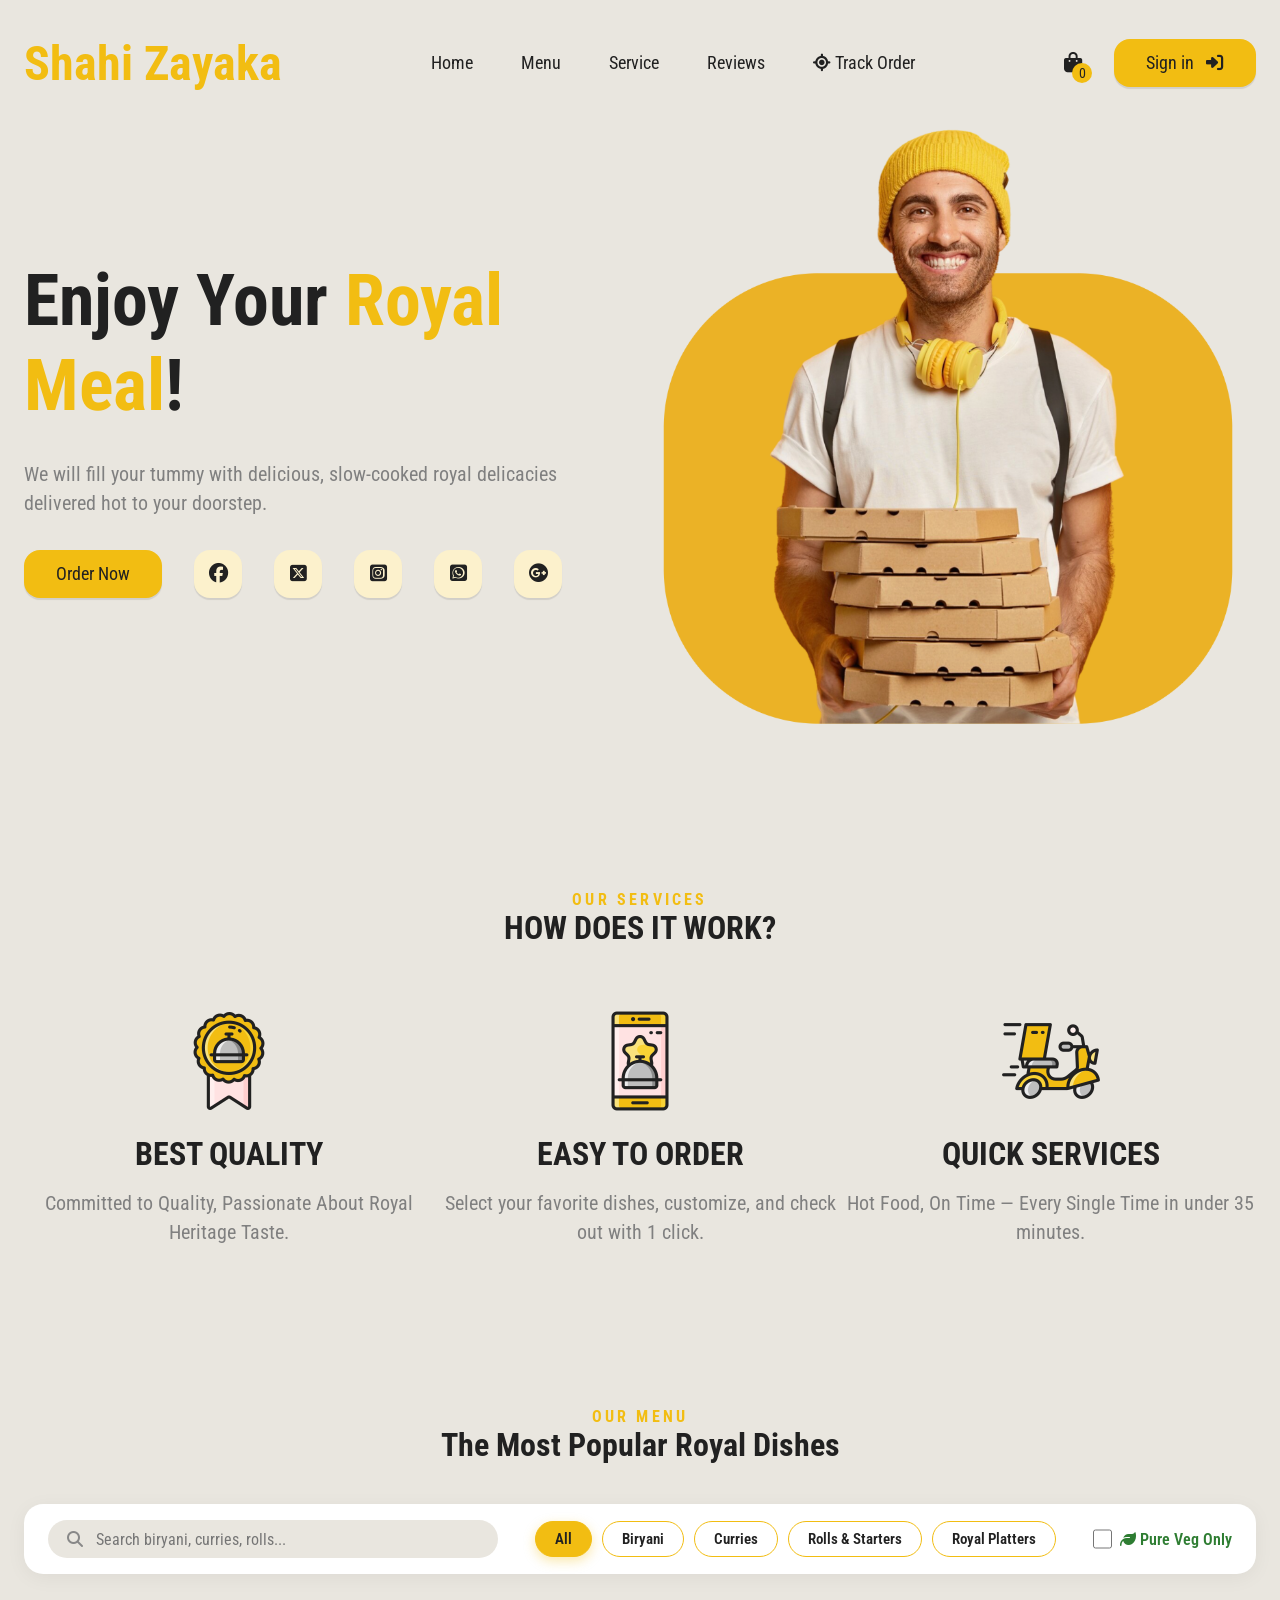
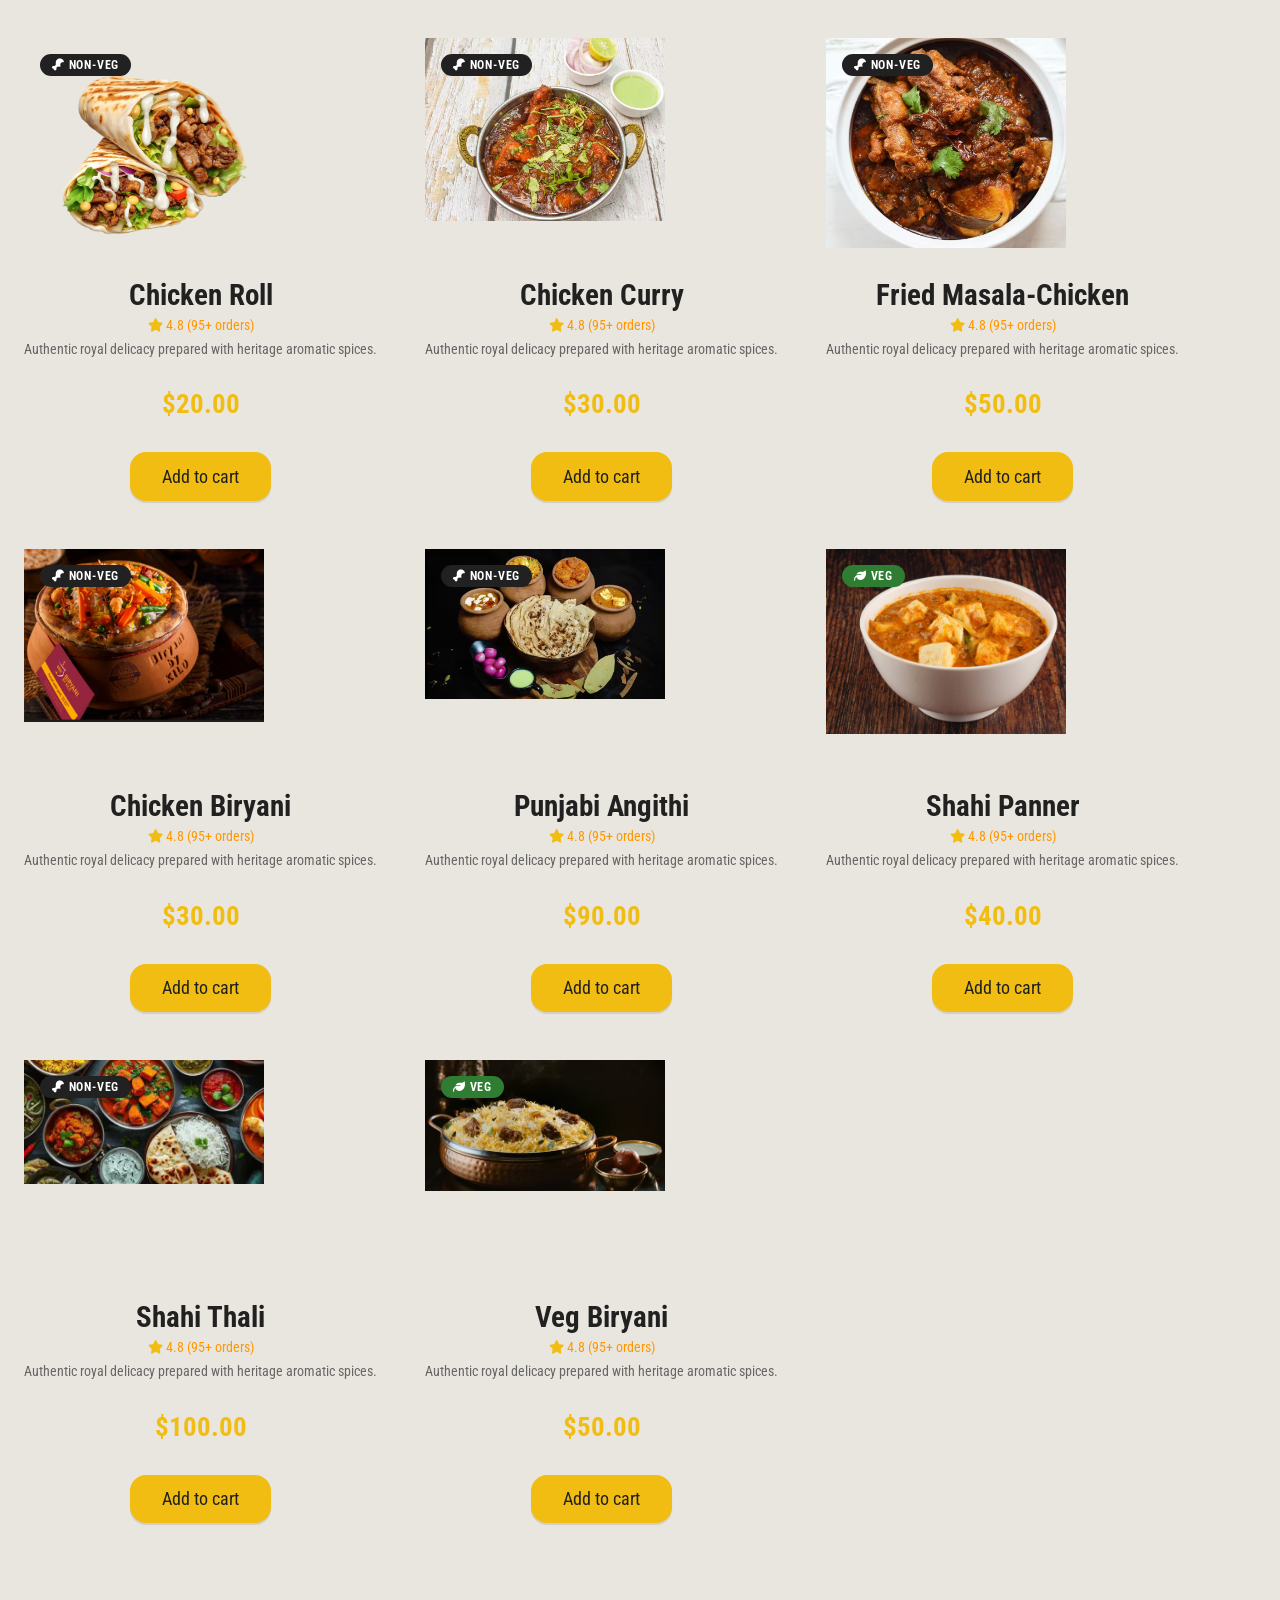
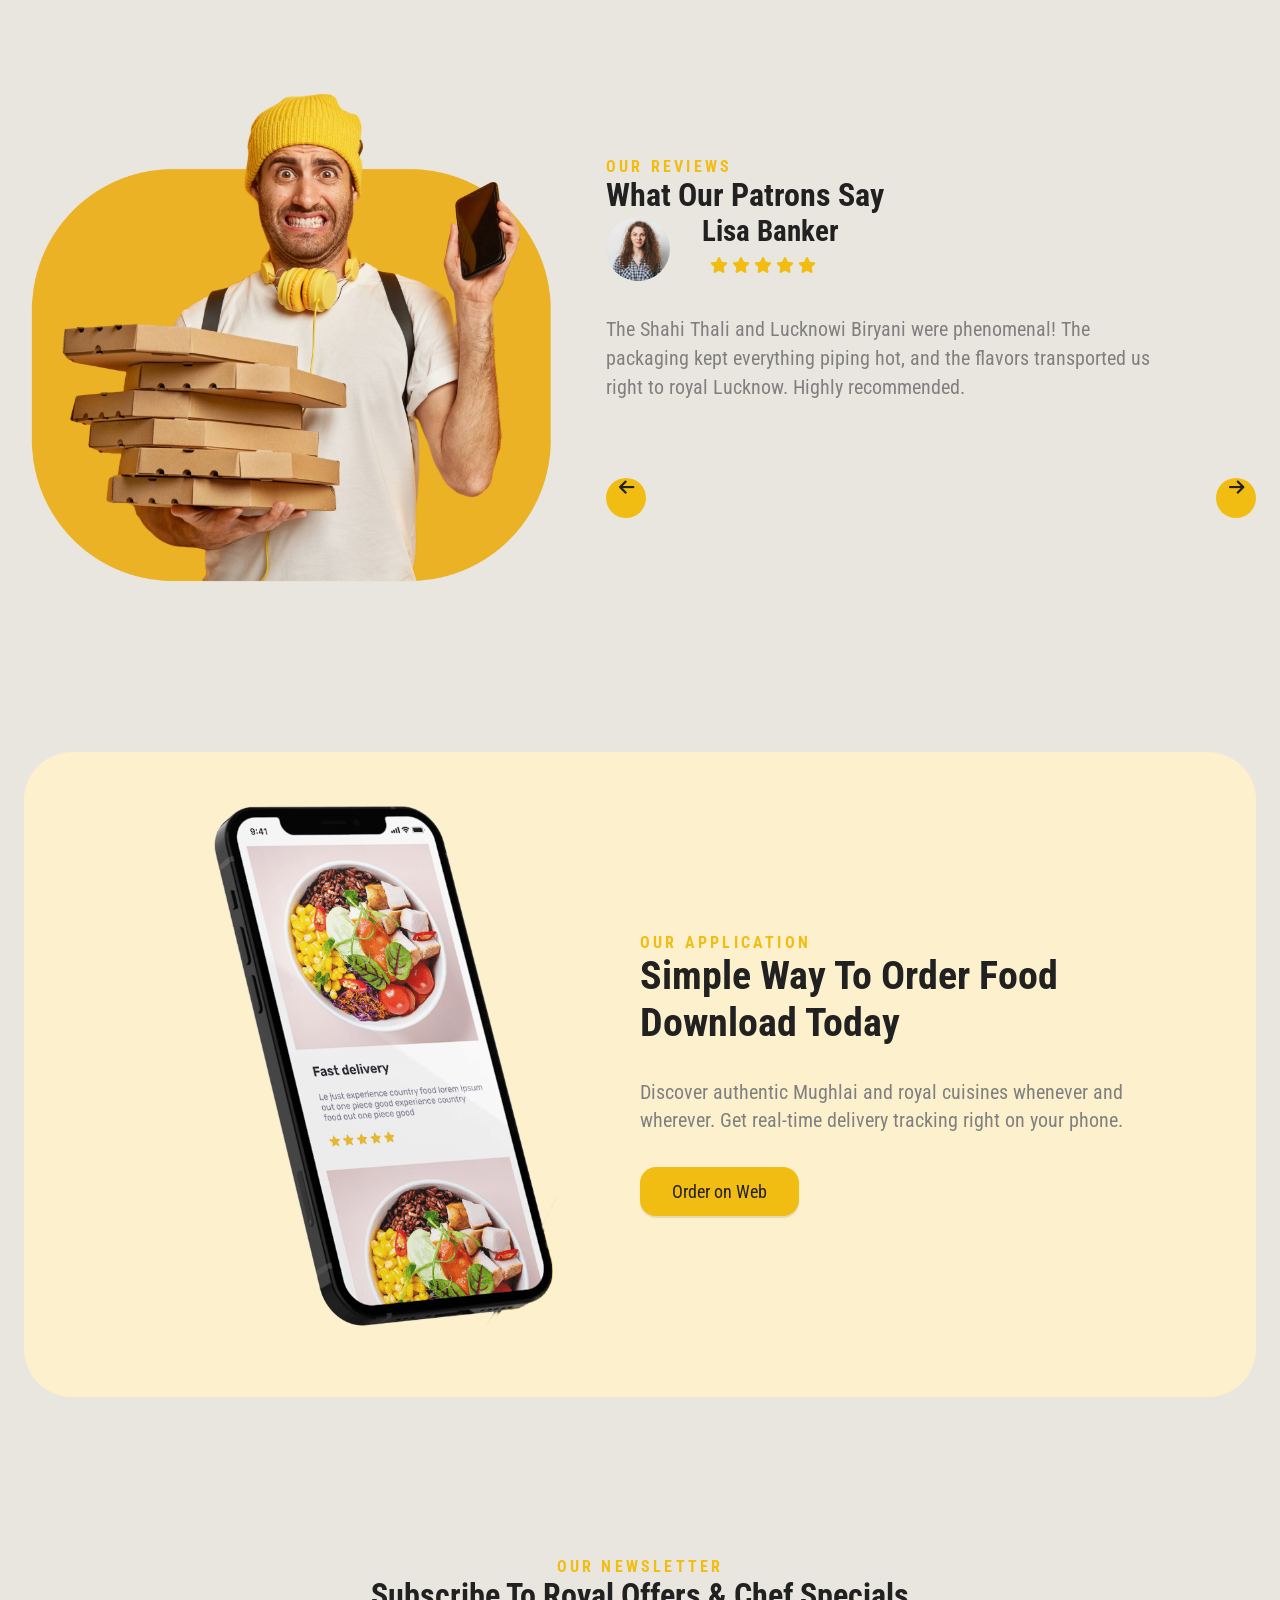
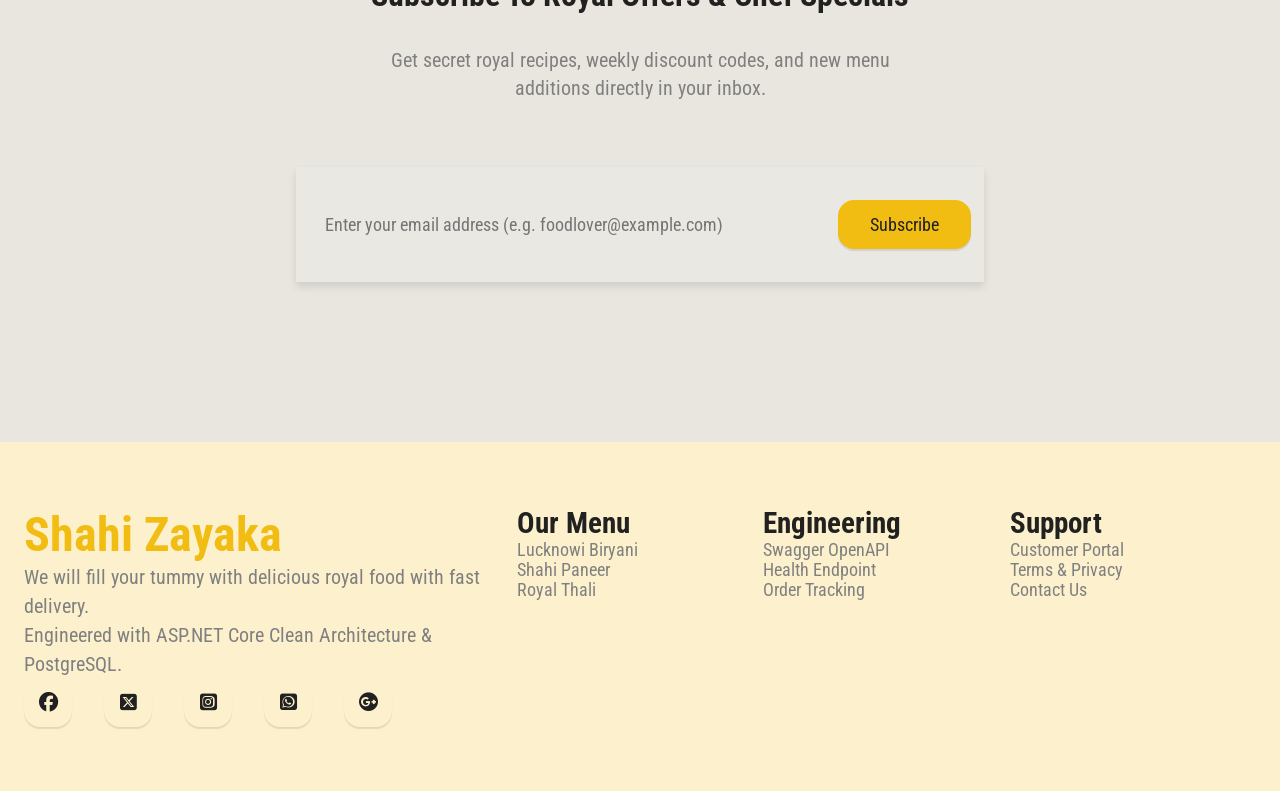
<file: index.html>
<!DOCTYPE html>
<html lang="en">
<head>
    <meta charset="UTF-8">
    <meta name="viewport" content="width=device-width, initial-scale=1.0">
    <title>Shahi Zayka - Royal Culinary Feast & Cloud Kitchen</title>
    <link rel="stylesheet" href="https://cdnjs.cloudflare.com/ajax/libs/font-awesome/6.5.1/css/all.min.css" />
    <link rel="stylesheet" href="https://cdn.jsdelivr.net/npm/swiper@11/swiper-bundle.min.css" />
    <link rel="stylesheet" href="style.css">
    <script defer src="app.js"></script>
</head>
<body>
    <!-- HEADER -->
    <header>
        <nav class="navbar flex between wrapper">
            <a href="#" class="logo">Shahi Zayaka</a>

            <!-- DESKTOP-MENU -->
            <ul class="navlist flex gap-3">
                <li><a href="#">Home</a></li>
                <li><a href="#menu-section">Menu</a></li>
                <li><a href="#service-section">Service</a></li>
                <li><a href="#reviews-section">Reviews</a></li>
                <li><a href="#" id="nav-track-order"><i class="fa-solid fa-location-crosshairs"></i> Track Order</a></li>
            </ul>

            <!-- MOBILE-MENU -->
            <ul class="mobile-menu">
                <li><a href="#">Home</a></li>
                <li><a href="#menu-section">Menu</a></li>
                <li><a href="#service-section">Service</a></li>
                <li><a href="#reviews-section">Reviews</a></li>
                <li><a href="#" onclick="openOrderTrackerModal()"><i class="fa-solid fa-location-crosshairs"></i> Track Order</a></li>
                <li id="mobile-auth-container">
                    <a href="#" class="btn">Sign in &nbsp; <i class="fa-solid fa-right-to-bracket"></i></a>
                </li>
            </ul>

            <div class="Desktop-Action flex gap-2">
                <a href="#" class="cart-icon">
                    <i class="fa-solid fa-bag-shopping"></i>
                    <span class="cart-value">0</span>
                </a>
                <div id="nav-auth-container">
                    <a href="#" class="btn" id="open-auth-btn">
                        Sign in &nbsp; <i class="fa-solid fa-right-to-bracket"></i>
                    </a>
                </div>
                <a href="#" class="hamburger">
                    <i class="fa-solid fa-bars"></i>
                </a>
            </div>
        </nav>
    </header>

    <!-- MAIN CONTENT -->
    <main>
        <!-- HERO SECTION -->
        <section>
            <div class="hero-section flex wrapper gap-4">
                <div class="content">
                    <h1>Enjoy Your <span>Royal Meal</span>!</h1>
                    <p class="para">
                        We will fill your tummy with delicious, slow-cooked royal delicacies delivered hot to your doorstep.
                    </p>
                    
                    <div class="flex gap-2">
                        <a href="#menu-section" class="btn">Order Now</a>
                        <a href="#" class="social-icon"><i class="fa-brands fa-facebook"></i></a>
                        <a href="#" class="social-icon"><i class="fa-brands fa-square-x-twitter"></i></a>
                        <a href="#" class="social-icon"><i class="fa-brands fa-square-instagram"></i></a>
                        <a href="#" class="social-icon"><i class="fa-brands fa-square-whatsapp"></i></a>
                        <a href="#" class="social-icon"><i class="fa-brands fa-google-plus"></i></a>
                    </div>
                </div>

                <div class="image-container">
                    <img src="images/delivery-boy.png" alt="Fast Royal Delivery">
                </div>
            </div>
        </section>

        <!-- SERVICES SECTION -->
        <section id="service-section">
            <div class="wrapper p-top">
                <div class="text-center">
                    <h5>OUR SERVICES</h5>
                    <h2>HOW DOES IT WORK?</h2>
                </div>
            </div>
            <div class="flex text-center mt-4 gap-4 wrapper">
                <div class="services-card">
                    <div class="image-container">
                        <img src="images/best-quality.png" alt="Best Quality">
                    </div>
                    <h3>BEST QUALITY</h3>
                    <p>Committed to Quality, Passionate About Royal Heritage Taste.</p>
                </div>
                <div class="services-card">
                    <div class="image-container">
                        <img src="images/easy-to-order.png" alt="Easy to Order">
                    </div>
                    <h3>EASY TO ORDER</h3>
                    <p>Select your favorite dishes, customize, and check out with 1 click.</p>
                </div>
                <div class="services-card">
                    <div class="image-container">
                        <img src="images/fast-delivery.png" alt="Quick Services">
                    </div>
                    <h3>QUICK SERVICES</h3>
                    <p>Hot Food, On Time — Every Single Time in under 35 minutes.</p>
                </div>
            </div>
        </section>

        <!-- MENU SECTION -->
        <section id="menu-section">
            <div class="wrapper p-top">
                <div class="text-center">
                    <h5>OUR MENU</h5>
                    <h2>The Most Popular Royal Dishes</h2>
                </div>

                <!-- SEARCH & FILTER CONTROLS -->
                <div class="menu-controls">
                    <div class="search-box">
                        <i class="fa-solid fa-magnifying-glass" style="color: #888;"></i>
                        <input type="text" id="search-dish" placeholder="Search biryani, curries, rolls...">
                    </div>

                    <div class="category-pills" id="category-pills-container">
                        <!-- Populated dynamically by app.js -->
                        <button class="pill-btn active">All</button>
                    </div>

                    <label class="veg-toggle">
                        <input type="checkbox" id="veg-only-filter">
                        <span style="color: #2e7d32;"><i class="fa-solid fa-leaf"></i> Pure Veg Only</span>
                    </label>
                </div>

                <!-- CARDS GRID -->
                <div class="card-list text-center flex mt-4 gap-3">
                    <!-- Populated dynamically by app.js from ASP.NET Core API -->
                </div>

                <!-- SLIDING CART DRAWER -->
                <div class="cart-tab">
                    <h3>Your Royal Cart</h3>
                    <div class="cart-list">
                        <!-- Cart items injected here -->
                    </div>
                    <div class="total-container">
                        <h4>Total:</h4>
                        <h4 class="cart-total">$0.00</h4>
                    </div>
                    <div class="btn-container flex gap-2">
                        <a href="#" class="btn close-btn">Close</a>
                        <a href="#" class="btn" id="checkout-trigger-btn">Check Out</a>
                    </div>
                </div>
            </div>
        </section>

        <!-- REVIEWS SECTION -->
        <section id="reviews-section">
            <div class="wrapper p-top flex gap-3">
                <div class="image-container">
                    <img src="images/delivery-boy-with-phone.png" alt="Happy Customer Delivery">
                </div>
                <div class="content">
                    <h5>OUR REVIEWS</h5>
                    <h2>What Our Patrons Say</h2>
                    <div class="review-container">
                        <div class="swiper mySwiper">
                            <div class="swiper-wrapper">
                                <div class="swiper-slide">
                                    <div class="flex gap-2">
                                        <div class="profile">
                                            <img src="images/profile1.jpeg" alt="Albert Leo">
                                        </div>
                                        <div>
                                            <h4>Albert Leo</h4>
                                            <div class="mt-half" style="color: #ff9800;">
                                                <i class="fa-solid fa-star"></i>
                                                <i class="fa-solid fa-star"></i>
                                                <i class="fa-solid fa-star"></i>
                                                <i class="fa-solid fa-star"></i>
                                                <i class="fa-solid fa-star"></i>
                                            </div>
                                        </div>
                                    </div>
                                    <p class="para">
                                        I’ve ordered from this place multiple times, and every single time, the experience has been outstanding. The food is always fresh, full of flavor, and clearly made with high-quality ingredients. Delivery is always hot and on time!
                                    </p>
                                </div>
                                <div class="swiper-slide">
                                    <div class="flex gap-2"> 
                                        <div class="profile">
                                            <img src="images/profile2.jpeg" alt="Lisa Banker">
                                        </div>
                                        <div>
                                            <h4>Lisa Banker</h4>
                                            <div class="mt-half" style="color: #ff9800;">
                                                <i class="fa-solid fa-star"></i>
                                                <i class="fa-solid fa-star"></i>
                                                <i class="fa-solid fa-star"></i>
                                                <i class="fa-solid fa-star"></i>
                                                <i class="fa-solid fa-star"></i>
                                            </div>
                                        </div>
                                    </div>
                                    <p class="para">
                                        The Shahi Thali and Lucknowi Biryani were phenomenal! The packaging kept everything piping hot, and the flavors transported us right to royal Lucknow. Highly recommended.
                                    </p>
                                </div>    
                                <div class="swiper-slide">
                                    <div class="flex gap-2"> 
                                        <div class="profile">
                                            <img src="images/profile3.jpeg" alt="Elena Rostova">
                                        </div>
                                        <div>
                                            <h4>Elena Rostova</h4>
                                            <div class="mt-half" style="color: #ff9800;">
                                                <i class="fa-solid fa-star"></i>
                                                <i class="fa-solid fa-star"></i>
                                                <i class="fa-solid fa-star"></i>
                                                <i class="fa-solid fa-star"></i>
                                                <i class="fa-solid fa-star"></i>
                                            </div>
                                        </div>
                                    </div>
                                    <p class="para">
                                        Best Indian food delivery in town. The Shahi Paneer is melt-in-the-mouth, and the customer service was extremely responsive when I made a custom delivery request.
                                    </p>
                                </div>    
                            </div>
                        </div>
                    
                        <div class="flex between" style="margin-top: 1rem;">
                            <a href="#" class="arrow" id="next"><i class="fa-solid fa-arrow-left"></i></a>
                            <a href="#" class="arrow" id="prev"><i class="fa-solid fa-arrow-right"></i></a>
                        </div>
                    </div>
                </div>
            </div>
        </section>

        <!-- APP DOWNLOAD SECTION -->
        <section>
            <div class="wrapper p-top">
                <div class="app-container flex between">
                    <div class="image-container">
                        <img src="images/mobile-app.png" alt="Mobile App">
                    </div>
                    <div class="content">
                        <h5>OUR APPLICATION</h5>
                        <h2>Simple Way to Order Food<br>Download Today</h2>
                        <p class="para">
                            Discover authentic Mughlai and royal cuisines whenever and wherever. Get real-time delivery tracking right on your phone.
                        </p>
                        <a href="#menu-section" class="btn">Order on Web</a>
                    </div>
                </div>
            </div>
        </section>

        <!-- NEWSLETTER SECTION -->
        <section>
            <div class="wrapper p-top">
                <div class="text-center">
                    <h5>OUR NEWSLETTER</h5>
                    <h2>Subscribe to Royal Offers & Chef Specials</h2>
                    <p class="para m-auto">
                        Get secret royal recipes, weekly discount codes, and new menu additions directly in your inbox.
                    </p>
                    <label class="input-container flex">
                        <input type="email" name="email" id="newsletter-email" placeholder="Enter your email address (e.g. foodlover@example.com)" autocomplete="off">
                        <a href="#" class="btn" id="newsletter-submit-btn">Subscribe</a>
                    </label>
                </div>
            </div>
        </section>
    </main>

    <!-- FOOTER -->
    <footer>
        <div class="footer-container">
            <div class="flex wrapper gap-4">
                <div class="footer-wrapper">
                    <a href="#" class="logo">Shahi Zayaka</a>
                    <p class="mt-one-half">
                        We will fill your tummy with delicious royal food with fast delivery.<br>
                        Engineered with ASP.NET Core Clean Architecture & PostgreSQL.
                    </p>
                    <div class="flex gap-2 mt-one-half">
                        <a href="#" class="social-icon"><i class="fa-brands fa-facebook"></i></a>
                        <a href="#" class="social-icon"><i class="fa-brands fa-square-x-twitter"></i></a>
                        <a href="#" class="social-icon"><i class="fa-brands fa-square-instagram"></i></a>
                        <a href="#" class="social-icon"><i class="fa-brands fa-square-whatsapp"></i></a>
                        <a href="#" class="social-icon"><i class="fa-brands fa-google-plus"></i></a>
                    </div> 
                </div>
                <ul class="footer-wrapper">
                    <li><h4>Our Menu</h4></li>
                    <li class="mt-one-half"><a href="#menu-section" class="footer-link">Lucknowi Biryani</a></li>
                    <li class="mt-one-half"><a href="#menu-section" class="footer-link">Shahi Paneer</a></li>
                    <li class="mt-one-half"><a href="#menu-section" class="footer-link">Royal Thali</a></li>
                </ul>
                <ul class="footer-wrapper">
                    <li><h4>Engineering</h4></li>
                    <li class="mt-one-half"><a href="/swagger" target="_blank" class="footer-link">Swagger OpenAPI</a></li>
                    <li class="mt-one-half"><a href="/api/health" target="_blank" class="footer-link">Health Endpoint</a></li>
                    <li class="mt-one-half"><a href="#" onclick="openOrderTrackerModal()" class="footer-link">Order Tracking</a></li>
                </ul>
                <ul class="footer-wrapper">
                    <li><h4>Support</h4></li>
                    <li class="mt-one-half"><a href="#" onclick="document.getElementById('auth-modal').classList.add('active')" class="footer-link">Customer Portal</a></li>
                    <li class="mt-one-half"><a href="#" class="footer-link">Terms & Privacy</a></li>
                    <li class="mt-one-half"><a href="#" class="footer-link">Contact Us</a></li>
                </ul>
            </div>
        </div>
    </footer>

    <!-- ========================================== -->
    <!-- MODALS: CHECKOUT, TRACKING, AUTH, ADMIN    -->
    <!-- ========================================== -->

    <!-- 1. CHECKOUT MODAL -->
    <div class="modal-overlay" id="checkout-modal">
        <div class="modal-box">
            <button class="modal-close">&times;</button>
            <h3 style="color: var(--lead); margin-bottom: 0.5rem;"><i class="fa-solid fa-bag-shopping" style="color: var(--gold-finger);"></i> Complete Your Order</h3>
            <p style="color: #666; font-size: 0.95rem; margin-bottom: 1.5rem;">Fast delivery to your home or office in 35 minutes.</p>

            <form id="checkout-form">
                <div class="form-group">
                    <label>Full Name *</label>
                    <input type="text" class="form-input" id="checkout-name" placeholder="Kaushik Sharma" required>
                </div>
                <div style="display: flex; gap: 1rem;">
                    <div class="form-group" style="flex: 1;">
                        <label>Email Address *</label>
                        <input type="email" class="form-input" id="checkout-email" placeholder="kaushik@example.com" required>
                    </div>
                    <div class="form-group" style="flex: 1;">
                        <label>Phone Number *</label>
                        <input type="tel" class="form-input" id="checkout-phone" placeholder="+1 206-555-0199" required>
                    </div>
                </div>
                <div class="form-group">
                    <label>Delivery Address *</label>
                    <textarea class="form-textarea" id="checkout-address" placeholder="Flat / House No., Street, Landmark, City, Postal Code" required></textarea>
                </div>
                <div class="form-group">
                    <label>Special Cooking / Delivery Instructions</label>
                    <input type="text" class="form-input" id="checkout-instructions" placeholder="e.g. Extra mint chutney, ring the doorbell">
                </div>
                <div style="display: flex; gap: 1rem;">
                    <div class="form-group" style="flex: 1;">
                        <label>Payment Method</label>
                        <select class="form-select" id="checkout-payment">
                            <option value="2">UPI / Instant Pay</option>
                            <option value="1">Cash on Delivery (COD)</option>
                            <option value="3">Credit / Debit Card</option>
                        </select>
                    </div>
                    <div class="form-group" style="flex: 1;">
                        <label>Promo Code</label>
                        <input type="text" class="form-input" id="checkout-promo" placeholder="Try 'ROYAL10' or 'WELCOME'">
                    </div>
                </div>

                <!-- Price Breakdown Summary -->
                <div style="background: var(--eye-ball); padding: 1.2rem; border-radius: 1rem; margin-bottom: 1.5rem;">
                    <div style="display: flex; justify-content: space-between; margin-bottom: 0.4rem;">
                        <span>Subtotal:</span>
                        <span id="checkout-subtotal" style="font-weight: 600;">$0.00</span>
                    </div>
                    <div style="display: flex; justify-content: space-between; margin-bottom: 0.4rem;">
                        <span>GST / Taxes (5%):</span>
                        <span id="checkout-tax" style="font-weight: 600;">$0.00</span>
                    </div>
                    <div style="display: flex; justify-content: space-between; margin-bottom: 0.4rem;">
                        <span>Delivery Fee (Free over $50):</span>
                        <span id="checkout-delivery" style="font-weight: 600;">$5.00</span>
                    </div>
                    <div style="display: flex; justify-content: space-between; margin-bottom: 0.4rem; color: #2e7d32;">
                        <span>Discount:</span>
                        <span id="checkout-discount" style="font-weight: 600;">$0.00</span>
                    </div>
                    <hr style="margin: 0.6rem 0; border: none; border-top: 1px solid #ccc;">
                    <div style="display: flex; justify-content: space-between; font-size: 1.2rem; font-weight: bold;">
                        <span>Grand Total:</span>
                        <span id="checkout-total" style="color: var(--lead);">$0.00</span>
                    </div>
                </div>

                <button type="submit" class="btn btn-full" id="place-order-btn">Confirm & Place Royal Order</button>
            </form>
        </div>
    </div>

    <!-- 2. LIVE ORDER TRACKER MODAL -->
    <div class="modal-overlay" id="tracker-modal">
        <div class="modal-box">
            <button class="modal-close">&times;</button>
            <h3 style="color: var(--lead);"><i class="fa-solid fa-motorcycle" style="color: var(--gold-finger);"></i> Live Order Tracking</h3>
            <p style="color: #666; font-size: 0.95rem; margin-bottom: 1.2rem;">Track your royal kitchen preparation and delivery progress in real time.</p>

            <div style="display: flex; gap: 0.5rem; margin-bottom: 1.5rem;">
                <input type="text" class="form-input" id="tracker-input" placeholder="Enter Order Number (e.g. SZ-20261102-ABC123)">
                <button class="btn" id="track-search-btn" style="white-space: nowrap;">Track</button>
            </div>

            <div id="tracker-results">
                <!-- Track details injected here -->
            </div>
        </div>
    </div>

    <!-- 3. AUTHENTICATION MODAL -->
    <div class="modal-overlay" id="auth-modal">
        <div class="modal-box" style="max-width: 480px;">
            <button class="modal-close">&times;</button>

            <!-- Tabs -->
            <div style="display: flex; border-bottom: 2px solid #eee; margin-bottom: 1.5rem;">
                <button class="pill-btn active" id="tab-login-btn" style="flex: 1; border-radius: 0; border: none; background: transparent; border-bottom: 3px solid var(--gold-finger);">Sign In</button>
                <button class="pill-btn" id="tab-register-btn" style="flex: 1; border-radius: 0; border: none; background: transparent;">Create Account</button>
            </div>

            <!-- Sign In Form -->
            <div id="login-box">
                <form id="login-form">
                    <div class="form-group">
                        <label>Email Address</label>
                        <input type="email" class="form-input" id="login-email" placeholder="customer@shahizayka.com" required>
                    </div>
                    <div class="form-group">
                        <label>Password</label>
                        <input type="password" class="form-input" id="login-password" placeholder="••••••••" required>
                    </div>
                    <button type="submit" class="btn btn-full" style="margin-top: 1rem;">Sign In</button>
                </form>

                <!-- Interview Demo Quick Logins -->
                <div class="demo-logins">
                    <button class="btn-demo" id="demo-customer-btn"><i class="fa-solid fa-user"></i> Demo Customer</button>
                    <button class="btn-demo" id="demo-admin-btn"><i class="fa-solid fa-crown"></i> Demo Admin</button>
                </div>
            </div>

            <!-- Register Form -->
            <div id="register-box" style="display: none;">
                <form id="register-form">
                    <div class="form-group">
                        <label>Full Name</label>
                        <input type="text" class="form-input" id="reg-name" placeholder="Kaushik Sharma" required>
                    </div>
                    <div class="form-group">
                        <label>Email Address</label>
                        <input type="email" class="form-input" id="reg-email" placeholder="kaushik@example.com" required>
                    </div>
                    <div class="form-group">
                        <label>Password</label>
                        <input type="password" class="form-input" id="reg-password" placeholder="••••••••" required>
                    </div>
                    <div class="form-group">
                        <label>Phone Number</label>
                        <input type="tel" class="form-input" id="reg-phone" placeholder="+1 206-555-0100" required>
                    </div>
                    <div class="form-group">
                        <label>Delivery Address</label>
                        <input type="text" class="form-input" id="reg-address" placeholder="Seattle, WA" required>
                    </div>
                    <button type="submit" class="btn btn-full" style="margin-top: 1rem;">Create Account</button>
                </form>
            </div>
        </div>
    </div>

    <!-- 4. ADMIN DASHBOARD MODAL -->
    <div class="modal-overlay" id="admin-modal">
        <div class="modal-box" style="max-width: 900px;">
            <button class="modal-close">&times;</button>
            <h3 style="color: var(--lead); margin-bottom: 0.5rem;"><i class="fa-solid fa-crown" style="color: var(--gold-finger);"></i> Royal Admin Portal</h3>
            <p style="color: #666; font-size: 0.95rem; margin-bottom: 1.5rem;">Manage real-time incoming orders, fulfillment stages, and kitchen status.</p>

            <div style="overflow-x: auto;">
                <table class="admin-table">
                    <thead>
                        <tr>
                            <th>Order #</th>
                            <th>Customer</th>
                            <th>Total</th>
                            <th>Current Status</th>
                            <th>Update Status</th>
                            <th>Details</th>
                        </tr>
                    </thead>
                    <tbody id="admin-orders-body">
                        <!-- Populated dynamically -->
                    </tbody>
                </table>
            </div>
        </div>
    </div>

    <!-- SWIPER SCRIPT -->
    <script src="https://cdn.jsdelivr.net/npm/swiper@11/swiper-bundle.min.js"></script>
</body>
</html>
</file>
<file: style.css>
@import url('https://fonts.googleapis.com/css2?family=Roboto+Condensed:ital,wght@0,100..900;1,100..900&family=Roboto:ital,wght@0,100..900;1,100..900&display=swap');



*{
    margin: 0;
    padding: 0;
    box-sizing: border-box;
     font-family: "Roboto Condensed", sans-serif;
}
:root{
    --lead:#212121;
    --gold-finger: #f2BD12;
    --eye-ball:#e9e6df;
    --hint-yellow:#FCF1CC;
    --pure-white:#FFF;

}
body{
    background:var(--eye-ball);
}
/* BASIC STYLING */
a{
    font-size: 1.1rem;
    text-decoration: none;
    color: var(--lead);
}
.flex{
    display:flex;
    align-items: center;
    flex-wrap: wrap;
}
li{
    list-style: none;
}
.between{
    justify-content: space-between;
}
.gap-2{
    gap: 2rem;
}
.gap-3{
    gap: 3rem;
}
.wrapper{
    max-width: 1400px;
    
    margin:auto;
    padding-inline: 1.5rem;

}
img{
    max-width: 100%;
    height: auto;
    margin: auto;
    display: block;
}
.p-top{
    padding-top: 10rem;
}
.text-center{
    text-align: center;
}
.mt-4{
    margin-top: 4rem;

}
.mt-half{
    margin: .5rem;
}
.m-auto{
    margin: auto;
}
mt-one-half{
    margin: 1.5rem;
}
/* section 1 */
h5{
    font-size: 1rem;
    letter-spacing: .2rem;
    color: var(--gold-finger);
    text-transform: uppercase;
}
h2{
    font-size: 2rem;
    text-transform: capitalize;
    color: var(--lead);
}
h3{
    font-size: 2rem;
    text-transform: capitalize;
    color: var(--lead);
}
.services-card h3{
    margin-top: 1.5rem;
    margin-bottom: 1rem;
}
/* section 2 menu  */
.order-list{
    flex:1;
    flex-basis: 300px;
    background: var(--pure-white);
    border: .1rem solid var(--gold-finger);
    border-radius: 2rem;
    box-shadow: 
    rgba(0, 0, 0, 0.1) 8px 8px 8px,
    rgba(0, 0, 0, 0.1) 8px 8px 8px inset;

}

.order-list img{
    width: 15rem;
    filter: drop-shadow(
        rgba(0, 0, 0, 0.2) 0 10px 10px
    );
}
.card-image{
    height: 15rem;
    width: 15rem;
}
h4{
    font-size: 1.8rem;
    color:var(--lead);
}
.order-card .price{
    font-size: 1.7rem;
    color: var(--gold-finger);
    padding: 1.3rem 0 2rem;
}
/* section 3 review */
.review-container{
        width: 650px;
        max-width: 100%;    
        flex: 1;
}
.swiper {
      width: 100%;
      height: 100%;
    }

    .profile{
        width: 4rem;
        aspect-ratio: 1;
        border-radius: 100vw;
        overflow: hidden;
    }
    .profile img{
        width: 100%;
        height: 100%;
        object-fit: cover;
    }
    .fa-star{
        color: var(--gold-finger);

    }
    .arrow{
        width: 2.5rem;
        aspect-ratio: 1;
        border-radius: 100vw;
        background: var(--gold-finger) ;
        color: var(--lead);
        text-align: center;
    }
    /* section 4 */
    .app-container{
        background: var(--hint-yellow);
        padding: 3rem 6rem;
        border-radius: 3rem;
    }
    .app-container h2{
        font-size: 2.5rem;
    }
    .app-container img{
        width: 25rem;
    }
    
    .app-container .image-container img{
        width: 25rem;
    }
/* section 5 */
.input-container{
    width: 43rem;
    max-width: 100%;
    background: rgb(233, 232, 226);
    padding: .8rem;
    box-shadow: rgba(0, 0, 0, 0.1) 0 5px 8px;
    margin: 4rem auto 0 auto;

}
input[type="email"]{
    flex: 1;
    height: 7vw;
    background: transparent;
    border: none;
    font-size: 1.1rem;
    padding-left: 1rem;
}
input[type="email"]:focus{
    outline: none;
}



/* HEADER STYLING */
.navbar{
    min-height: 14vh;

}
.logo{
    font-size: 3rem;
    font-weight: bold;
    color: var(--gold-finger);
}

.btn{
    display: inline-block;
    padding: .9rem 2rem;
    background-color: var(--gold-finger);
    border-radius: 1rem;
    font-size: 1.1rem;
    color: vaar(--pure-white);
    box-shadow: rgba(0, 0, 0, 0.1) 0 2px 1px;
    transition: .3s ease-in-out;

}

.btn:hover{
    background: var(--eye-ball);
}
.cart-icon{
    font-size: 1.3rem;
    position: relative;
}
.cart-icon .cart-value{
    position: absolute;
    top: 50%;
    right: -10px;
    font-size: .85rem;
    width: 20px;
    aspect-ratio: 1;
    border-radius: 100vw;
    background: var(--gold-finger);
    color: var(--lead);
    text-align: center;
    line-height: 20px;

}
.hamburger{
    font-size: 1.5rem;
    display: none;
           
}
.mobile-menu{
    display: none;
}
/* cart tab styling */
.cart-tab{
    background: var(--hint-yellow);
    position: fixed;
    inset: 0 -500px 0 auto;
    width: 25rem;
    padding-block: 2rem;
    display: flex;
    flex-direction: column;
    justify-content: center;
    text-align: center;
    z-index: 99;
    box-shadow: rgba(0, 0, 0, 0.1) -10px -10px 20px;
    transition: .3s ease-in-out;
}
 
.cart-tab-active{
    inset: 0 0 0 auto;
}
.cart-list{
    flex: 1;
    width: 100%;
    margin-top: 1.5rem;
    overflow: auto;
    
}
.cart-list::-webkit-scrollbar{
    width: 0;
}
.total-container{
    width: 100%;
    background: var(--gold-finger);
    text-align: center;
    margin-block: 1rem;
    padding-block: 1rem;
}
.total-container h4{
    display: inline-block;
    font-size: 1.3rem;
    font-weight: 400;
}
.btn-container{
    display: inline;
}
.btn-container .btn{
    background: var(--gold-finger);
    transition: .3s ease-in-out;

}
.btn-container .btn:hover{
    background: var(--lead);
    color: var(--gold-finger);

}
.item{
    display: flex;
    align-items: center;
    justify-content: space-between;
    gap: 1.5rem;
    padding: .8rem 1rem;
    transition: all .5s ease-in-out;

}
.item .detail{
    flex:2;
}
.item.slide-out{
    transform: translateX(50%);
}
.cart-list .item:nth-child(even){
    background: var(--eye-ball);
}
.item .item-image img{
    width: 5rem;
}
.item h4{
    font-size: 1.3rem;
    color:var(--lead);
}
.item .item-total{
    font-weight: 400;
    margin-top: .3rem;
}
.quantity-btn{
    background: var(--lead);
    color: var(--pure-white);
    width: 1.7rem;
    aspect-ratio: 1;
    border-radius: 100vw;
    text-align: center;
    line-height: 1.7rem;
}
.quantity-value{
    font-size: 1,2rem;
    font-weight: 400;
    margin-inline: .6rem;
    
}

/* SECTION STYLING */
.hero-section{
    min-height: calc(100vh-14vh);
}
.content,
.image-container,
.services-card{
    flex:1;
    flex-basis: 300px;
}
h1{
    font-size: 5.6vw;
    color: var(--lead);
}
h1 span{
    color: var(--gold-finger);

}
p{
    font-size: 1.25rem;
    color: gray;
    line-height: 1.8rem;
}
.para{
    margin-block: 2rem;
    max-width: 550px;
}
.social-icon{
    background: var(--hint-yellow);
    width: 3rem;
    aspect-ratio: 1;
    border-radius: 1rem;
    font-size: 1.2rem;
    text-align: center;
    line-height: 3rem;
    box-shadow: rgba(0, 0, 0, 0.1) 0 2px 1px;

}
.social-icon:hover{
    background: var(--lead);
    color: var(--pure-white);
}

/* FOTTER STYLING */
.footer-container{
    margin-top: 10rem;
    padding-block: 4rem;
    background: var(--hint-yellow);
}
.footer-container .flex{
    align-items: flex-start;
}
.footer-wrapper{
    flex: 1;
    /* flex-basis: 300px; */

}
.footer-wrapper:nth-child(1){
    flex: 2;
}
.footer-wrapper .social-icon:hover{
    background: var(--lead);
    color: var(--hint-yellow);

}
.footer-link{
    color: gray;
    font-size: 1.1rem;
    transition: 0.3s ease-in-out;
}
.footer-link:hover{
    color: var(--lead);

}



/* MEDIA QUERIES */
@media screen and  (max-width: 780px){
    /* header styling */
    .navlist ,
    .Desktop-Action .btn{
        display: none;
    }
    .Desktop-Action .hamburger{
        font-size: 1.5rem;
        display: block;
    }

    .mobile-menu{
    display: flex;
    flex-direction: column;
    justify-content: center;
    align-items: center;
    gap: 2rem;
    position: absolute;
    top: 20%;
    left: -100%;
    transform: translateX(-50%);
    width: 25rem;
    padding: 2rem;
    background: var(--pure-white);
    border: .1rem solid var(--gold-finger);
    border-radius: 2rem;
    box-shadow: 
    rgba(0, 0, 0, 0.05) 8px 8px 8px,
    rgba(0, 0, 0, 0.05) 8px 8px 8px inset;
    transition: all .5s ease-in-out;

    }
    .mobile-menu-active{
        
        left: 50%;
        transform: translateX(-50%);
    }
    /* section styling */
    h1{
        font-size: 3.6rem;
    }
    .content{
        padding-top: 3rem;
    }
    .gap-2{
        gap: 1.4rem;
    }
    .gap-4{
        gap: 4rem;
    }
    /* section styling 1 */
    h2{
        font-size: 3rem;
    }
    /* section 4 */
    .app-container{
        padding:2.2rem;
    }
    .app-container .content h2{
        font-size: 3.5rem;
    }

}


/* =========================================================
   ENTERPRISE UI EXTENSIONS: SHAHI ZAYKA FULL-STACK PLATFORM
   ========================================================= */

/* Filter & Search Bar */
.menu-controls {
    display: flex;
    flex-wrap: wrap;
    justify-content: space-between;
    align-items: center;
    gap: 1.5rem;
    margin-top: 2.5rem;
    margin-bottom: 2rem;
    padding: 1rem 1.5rem;
    background: var(--pure-white);
    border-radius: 1.2rem;
    box-shadow: 0 4px 20px rgba(0, 0, 0, 0.05);
}

.search-box {
    display: flex;
    align-items: center;
    gap: 0.8rem;
    background: var(--eye-ball);
    padding: 0.6rem 1.2rem;
    border-radius: 2rem;
    flex: 1;
    min-width: 260px;
    max-width: 450px;
}

.search-box input {
    border: none;
    background: transparent;
    outline: none;
    font-size: 1rem;
    width: 100%;
    color: var(--lead);
}

.category-pills {
    display: flex;
    flex-wrap: wrap;
    gap: 0.6rem;
    align-items: center;
}

.pill-btn {
    border: 1px solid var(--gold-finger);
    background: transparent;
    color: var(--lead);
    padding: 0.5rem 1.2rem;
    border-radius: 2rem;
    font-size: 0.95rem;
    font-weight: 600;
    cursor: pointer;
    transition: all 0.25s ease;
}

.pill-btn:hover,
.pill-btn.active {
    background: var(--gold-finger);
    color: var(--lead);
    box-shadow: 0 4px 12px rgba(242, 189, 18, 0.35);
}

.veg-toggle {
    display: flex;
    align-items: center;
    gap: 0.5rem;
    cursor: pointer;
    font-weight: 600;
    user-select: none;
}

.veg-toggle input {
    accent-color: #2e7d32;
    width: 1.2rem;
    height: 1.2rem;
}

/* Card Enhancements */
.order-card {
    position: relative;
    transition: transform 0.3s ease, box-shadow 0.3s ease;
}

.order-card:hover {
    transform: translateY(-6px);
    box-shadow: 0 12px 30px rgba(0, 0, 0, 0.1);
}

.card-tag {
    position: absolute;
    top: 1rem;
    left: 1rem;
    background: var(--lead);
    color: var(--pure-white);
    padding: 0.25rem 0.75rem;
    border-radius: 1rem;
    font-size: 0.75rem;
    font-weight: bold;
    text-transform: uppercase;
    letter-spacing: 0.05rem;
}

.card-tag.veg {
    background: #2e7d32;
}

.card-rating {
    color: #ff9800;
    font-size: 0.85rem;
    margin-top: 0.3rem;
}

.card-desc {
    color: #666;
    font-size: 0.9rem;
    margin: 0.5rem 0;
    line-height: 1.3;
    display: -webkit-box;
    -webkit-line-clamp: 2;
    -webkit-box-orient: vertical;
    overflow: hidden;
}

/* Modal Styles */
.modal-overlay {
    position: fixed;
    top: 0;
    left: 0;
    width: 100vw;
    height: 100vh;
    background: rgba(0, 0, 0, 0.65);
    backdrop-filter: blur(4px);
    display: flex;
    justify-content: center;
    align-items: center;
    z-index: 10000;
    opacity: 0;
    visibility: hidden;
    transition: all 0.3s ease;
}

.modal-overlay.active {
    opacity: 1;
    visibility: visible;
}

.modal-box {
    background: var(--pure-white);
    width: 90%;
    max-width: 620px;
    max-height: 90vh;
    overflow-y: auto;
    border-radius: 1.5rem;
    padding: 2.5rem;
    position: relative;
    box-shadow: 0 20px 60px rgba(0, 0, 0, 0.3);
    animation: modalPop 0.3s cubic-bezier(0.175, 0.885, 0.32, 1.275);
}

@keyframes modalPop {
    from { transform: scale(0.85) translateY(20px); opacity: 0; }
    to { transform: scale(1) translateY(0); opacity: 1; }
}

.modal-close {
    position: absolute;
    top: 1.5rem;
    right: 1.5rem;
    background: #f0f0f0;
    border: none;
    font-size: 1.3rem;
    width: 2.2rem;
    height: 2.2rem;
    border-radius: 50%;
    cursor: pointer;
    display: flex;
    align-items: center;
    justify-content: center;
    transition: background 0.2s;
}

.modal-close:hover {
    background: #e0e0e0;
}

/* Forms in Modals */
.form-group {
    margin-bottom: 1.2rem;
    text-align: left;
}

.form-group label {
    display: block;
    font-weight: 600;
    margin-bottom: 0.4rem;
    color: var(--lead);
    font-size: 0.95rem;
}

.form-input, .form-select, .form-textarea {
    width: 100%;
    padding: 0.75rem 1rem;
    border: 1px solid #ccc;
    border-radius: 0.8rem;
    font-size: 1rem;
    outline: none;
    transition: border-color 0.2s, box-shadow 0.2s;
}

.form-input:focus, .form-select:focus, .form-textarea:focus {
    border-color: var(--gold-finger);
    box-shadow: 0 0 0 3px rgba(242, 189, 18, 0.2);
}

.form-textarea {
    resize: vertical;
    min-height: 70px;
}

.btn-full {
    width: 100%;
    text-align: center;
    padding: 0.85rem;
    font-size: 1.1rem;
    cursor: pointer;
    border: none;
}

/* Order Tracker Stepper */
.order-stepper {
    display: flex;
    justify-content: space-between;
    margin: 2.5rem 0 2rem;
    position: relative;
}

.order-stepper::before {
    content: '';
    position: absolute;
    top: 20px;
    left: 10%;
    right: 10%;
    height: 4px;
    background: #e0e0e0;
    z-index: 1;
}

.stepper-step {
    position: relative;
    z-index: 2;
    text-align: center;
    flex: 1;
}

.step-icon {
    width: 44px;
    height: 44px;
    background: #e0e0e0;
    color: #666;
    border-radius: 50%;
    display: flex;
    align-items: center;
    justify-content: center;
    margin: 0 auto 0.6rem;
    font-size: 1.1rem;
    transition: all 0.3s ease;
}

.stepper-step.completed .step-icon {
    background: #2e7d32;
    color: white;
}

.stepper-step.active .step-icon {
    background: var(--gold-finger);
    color: var(--lead);
    box-shadow: 0 0 0 4px rgba(242, 189, 18, 0.3);
    animation: pulse 1.5s infinite;
}

@keyframes pulse {
    0% { transform: scale(1); }
    50% { transform: scale(1.08); }
    100% { transform: scale(1); }
}

.step-title {
    font-size: 0.85rem;
    font-weight: 600;
    color: #555;
}

/* Toast Notifications */
.toast-container {
    position: fixed;
    bottom: 2rem;
    right: 2rem;
    display: flex;
    flex-direction: column;
    gap: 0.8rem;
    z-index: 100000;
}

.toast {
    background: var(--lead);
    color: var(--pure-white);
    padding: 0.9rem 1.4rem;
    border-radius: 0.8rem;
    box-shadow: 0 8px 24px rgba(0, 0, 0, 0.2);
    display: flex;
    align-items: center;
    gap: 0.8rem;
    font-size: 0.95rem;
    animation: toastSlideIn 0.3s ease, toastFadeOut 0.3s ease 3.7s forwards;
    border-left: 5px solid var(--gold-finger);
}

.toast.success { border-left-color: #2e7d32; }
.toast.error { border-left-color: #d32f2f; }

@keyframes toastSlideIn {
    from { transform: translateX(100%); opacity: 0; }
    to { transform: translateX(0); opacity: 1; }
}

@keyframes toastFadeOut {
    from { opacity: 1; }
    to { opacity: 0; transform: translateY(-10px); }
}

/* Quick Demo Login Buttons */
.demo-logins {
    display: flex;
    gap: 0.8rem;
    margin-top: 1.2rem;
    padding-top: 1.2rem;
    border-top: 1px dashed #ccc;
}

.btn-demo {
    flex: 1;
    background: var(--eye-ball);
    border: 1px solid #ccc;
    padding: 0.5rem 0.8rem;
    border-radius: 0.6rem;
    font-size: 0.85rem;
    font-weight: 600;
    cursor: pointer;
    transition: all 0.2s;
}

.btn-demo:hover {
    background: var(--hint-yellow);
    border-color: var(--gold-finger);
}

/* Admin Orders Table */
.admin-table {
    width: 100%;
    border-collapse: collapse;
    margin-top: 1rem;
    font-size: 0.9rem;
}

.admin-table th, .admin-table td {
    padding: 0.75rem 0.5rem;
    border-bottom: 1px solid #eee;
    text-align: left;
}

.admin-table th {
    background: var(--hint-yellow);
    color: var(--lead);
    font-weight: bold;
}

.status-badge {
    padding: 0.25rem 0.6rem;
    border-radius: 1rem;
    font-size: 0.8rem;
    font-weight: bold;
    display: inline-block;
}

.status-badge.Confirmed { background: #e3f2fd; color: #1565c0; }
.status-badge.Preparing { background: #fff3e0; color: #e65100; }
.status-badge.OutForDelivery { background: #ede7f6; color: #512da8; }
.status-badge.Delivered { background: #e8f5e9; color: #2e7d32; }
.status-badge.Cancelled { background: #ffebee; color: #c62828; }
</file>
